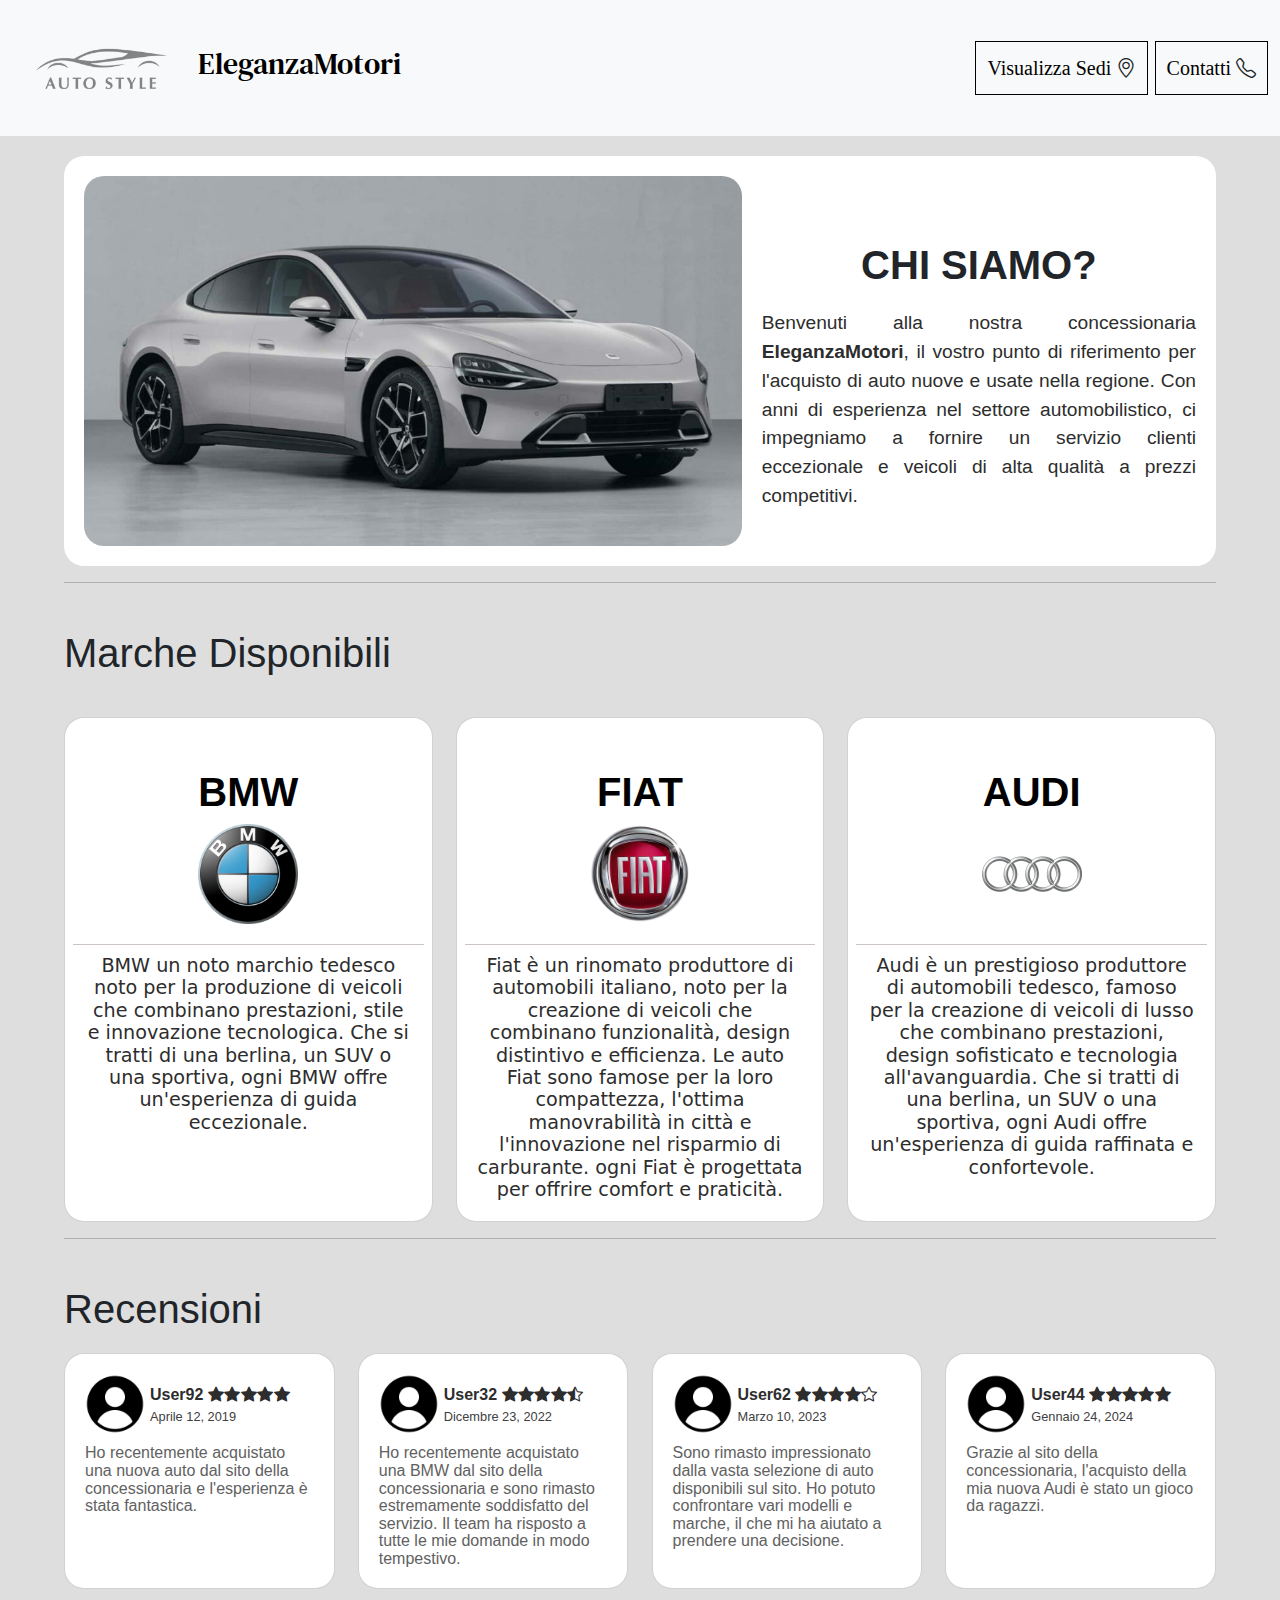
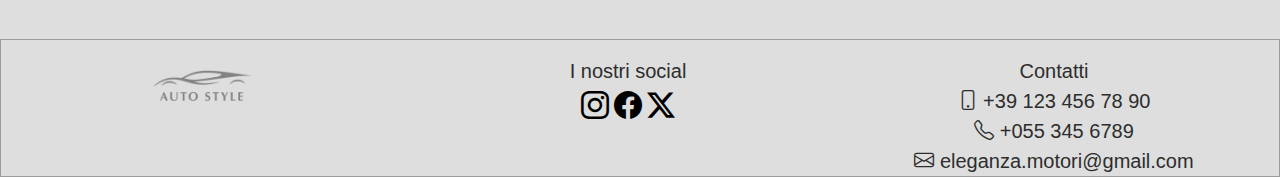
<file: index.html>
<!doctype html>
<html lang="it">
    <head>
        <meta charset="utf-8">
        <meta name="viewport" content="width=device-width, initial-scale=1">
        <title>EleganzaMotori</title>
        <link href="https://cdn.jsdelivr.net/npm/bootstrap@5.3.3/dist/css/bootstrap.min.css" rel="stylesheet" integrity="sha384-QWTKZyjpPEjISv5WaRU9OFeRpok6YctnYmDr5pNlyT2bRjXh0JMhjY6hW+ALEwIH" crossorigin="anonymous">
        <link rel="stylesheet" href="./css/styles.css">
        <link rel="preconnect" href="https://fonts.googleapis.com">
        <link rel="preconnect" href="https://fonts.gstatic.com" crossorigin>
        <link href="https://fonts.googleapis.com/css2?family=DM+Serif+Text:ital@0;1&display=swap" rel="stylesheet">
    </head>
    <body>
        <nav class="navbar bg-body-tertiary menu">
            <div class="container-fluid divPadre">
                <div class="titolo">
                    <img src="./images/logo.png" class="logo" height="120px">
                    <a class="nomeAzienda" href="#">EleganzaMotori</a>
                </div>
    
                <nav>
                    <div class="navButton">
                        <a href="./pages/sedi.html" class="stretched-link" >Visualizza Sedi</a>
                        <i class="bi bi-geo-alt"></i>
                    </div>
                    
                    <div class="navButton">
                        <a href="#contatti" class="stretched-link">Contatti</a>
                        <i class="bi bi-telephone"></i>
                    </div>
                </nav>
            </div>
             
        </nav>


        <div class="contenitore">
            <div class="presentazione">
                <div class="div_immagine">
                    <img class="immagine_presentazione" src="images/immagine_presentazione.jpg" alt="immagine presentazione concessionaria EleganzaMotori">
                </div>
                <div class="chi_siamo">
                    <h1 class="titoloMarca">CHI SIAMO?</h1>
                    <p>Benvenuti alla nostra concessionaria <b>EleganzaMotori</b>, il vostro punto di riferimento per l'acquisto di auto nuove e usate nella regione. Con anni di esperienza nel settore automobilistico, ci impegniamo a fornire un servizio clienti eccezionale e veicoli di alta qualità a prezzi competitivi.</p>
                </div>
            </div>

            <hr>
            <h1>Marche Disponibili</h1>

            <div class="cards_marche">
                
                <div class="card" id="card_marca_1">
                    <div class="row">
                    <div class="col-6 col-md-12 brand">
                    <a href="./pages/BMW.html" class="stretched-link"><h1 class="titoloMarca">BMW</h1></a>
                    <div class="div_immagine_logo_bmw">
                        <img class="immagine_logo_bmw" src="images/logo_bmw.png" alt="logo BMW">
                    </div>
                    </div>
                    <div class="col-6 col-md-12">
                    <p class="descrizione">BMW un noto marchio tedesco noto per la produzione di veicoli che combinano prestazioni, stile e innovazione tecnologica. Che si tratti di una berlina, un SUV o una sportiva, ogni BMW offre un'esperienza di guida eccezionale.</p>
                    
                    </div>
                    </div>
                
                </div>
    
                <div class="card" id="card_marca_2">
                    <div class="row">
                    <div class="col-6 col-md-12 brand">
                    <a href="./pages/FIAT.html"  class="stretched-link"> <h1 class="titoloMarca">FIAT</h1></a>
                    <div class="div_immagine_logo_fiat">
                        <img class="immagine_logo_fiat" src="images/logo_fiat.png" alt="logo FIAT">
                    </div>
                    </div>
                    <div class="col-6 col-md-12 ">
                    <p class="descrizione">Fiat è un rinomato produttore di automobili italiano, noto per la creazione di veicoli che combinano funzionalità, design distintivo e efficienza. Le auto Fiat sono famose per la loro compattezza, l'ottima manovrabilità in città e l'innovazione nel risparmio di carburante. ogni Fiat è progettata per offrire comfort e praticità.
                    </p>
                    
                    </div>
                    </div>
                
                </div>
    
                
                <div class="card" id="card_marca_3">
                    <div class="row">
                    <div class="col-6 col-md-12 brand">
                    <a href="./pages/AUDI.html" class="stretched-link"> <h1 class="titoloMarca">AUDI</h1></a>
                    <div class="div_immagine_logo_audi">
                        <img class="immagine_logo_audi" src="images/logoaudii.png" alt="logo AUDI">
                    </div>
                    </div>
                    <div class="col-6 col-md-12">
                    <p class="descrizione">Audi è un prestigioso produttore di automobili tedesco, famoso per la creazione di veicoli di lusso che combinano prestazioni, design sofisticato e tecnologia all'avanguardia. Che si tratti di una berlina, un SUV o una sportiva, ogni Audi offre un'esperienza di guida raffinata e confortevole.</p>
                   
                    </div>
                    </div>
                
                </div>
            </div>
            
            <hr>
            <h1>Recensioni</h1>


            <div class="cards_recensioni">
                <div class="card">
                    <div class="user_bar">
                        <img class="immagine_utente" src="images/user_icon.png" alt="immagine utente">
                        <div class="testo_user">
                            <p>User92
                                <i class="bi bi-star-fill"></i>
                                <i class="bi bi-star-fill"></i>
                                <i class="bi bi-star-fill"></i>
                                <i class="bi bi-star-fill"></i>
                                <i class="bi bi-star-fill"></i>
                            </p>
                            <p class="data_commento">Aprile 12, 2019</p>
                        </div>
                    </div>
                    <p class="corpo_commento">Ho recentemente acquistato una nuova auto dal sito della concessionaria e l'esperienza è stata fantastica.</p>
                </div>
                <div class="card">
                    <div class="user_bar">
                        <img class="immagine_utente" src="images/user_icon.png" alt="immagine utente">
                        <div class="testo_user">
                            <p>User32 
                                <i class="bi bi-star-fill"></i>
                                <i class="bi bi-star-fill"></i>
                                <i class="bi bi-star-fill"></i>
                                <i class="bi bi-star-fill"></i>
                                <i class="bi bi-star-half"></i>
                            </p>
                            <p class="data_commento">Dicembre 23, 2022</p>
                        </div>
                    </div>
                    <p class="corpo_commento">Ho recentemente acquistato una BMW dal sito della concessionaria e sono rimasto estremamente soddisfatto del servizio. Il team ha risposto a tutte le mie domande in modo tempestivo.</p>
                </div>
                <div class="card">
                    <div class="user_bar">
                        <img class="immagine_utente" src="images/user_icon.png" alt="immagine utente">
                        <div class="testo_user">
                            <p>User62 
                                <i class="bi bi-star-fill"></i>
                                <i class="bi bi-star-fill"></i>
                                <i class="bi bi-star-fill"></i>
                                <i class="bi bi-star-fill"></i>
                                <i class="bi bi-star"></i>
                            </p>
                            <p class="data_commento">Marzo 10, 2023</p>
                        </div>
                    </div>
                    <p class="corpo_commento">Sono rimasto impressionato dalla vasta selezione di auto disponibili sul sito. Ho potuto confrontare vari modelli e marche, il che mi ha aiutato a prendere una decisione.</p>
                </div>
                <div class="card">
                    <div class="user_bar">
                        <img class="immagine_utente" src="images/user_icon.png" alt="immagine utente">
                        <div class="testo_user">
                            <p>User44 
                            <i class="bi bi-star-fill"></i>
                            <i class="bi bi-star-fill"></i>
                            <i class="bi bi-star-fill"></i>
                            <i class="bi bi-star-fill"></i>
                            <i class="bi bi-star-fill"></i>
                            </p>
                            
                            
                            <p class="data_commento">Gennaio 24, 2024</p>
                        </div>
                    </div>
                    <p class="corpo_commento">Grazie al sito della concessionaria, l'acquisto della mia nuova Audi è stato un gioco da ragazzi.</p>
                </div>
            </div>

        </div>
           

        <div id="carouselExample" class="carousel slide  carosello">
            <div class="carousel-inner">
            <div class="carousel-item active">
                <div class="card">
                    <div class="user_bar">
                        <img class="immagine_utente" src="images/user_icon.png" alt="immagine utente">
                        <div class="testo_user">
                            <p>User92</p>
                            <p class="data_commento">Aprile 12, 2019</p>
                        </div>
                    </div>
                    <p class="corpo_commento">Ho recentemente acquistato una nuova auto dal sito della concessionaria e l'esperienza è stata fantastica.</p>
                </div>
            </div>
            <div class="carousel-item">
                <div class="card">
                    <div class="user_bar">
                        <img class="immagine_utente" src="images/user_icon.png" alt="immagine utente">
                        <div class="testo_user">
                            <p>User32</p>
                            <p class="data_commento">Dicembre 23, 2022</p>
                        </div>
                    </div>
                    <p class="corpo_commento">Ho recentemente acquistato una BMW dal sito della concessionaria e sono rimasto estremamente soddisfatto del servizio. Il team ha risposto a tutte le mie domande in modo tempestivo.</p>
                </div>
            </div>
            <div class="carousel-item">
                <div class="card">
                    <div class="user_bar">
                        <img class="immagine_utente" src="images/user_icon.png" alt="immagine utente">
                        <div class="testo_user">
                            <p>User62</p>
                            <p class="data_commento">Marzo 10, 2023</p>
                        </div>
                    </div>
                    <p class="corpo_commento">Sono rimasto impressionato dalla vasta selezione di auto disponibili sul sito. Ho potuto confrontare vari modelli e marche, il che mi ha aiutato a prendere una decisione.</p>
                </div>
            </div>

            <div class="carousel-item">
                <div class="card">
                    <div class="user_bar">
                        <img class="immagine_utente" src="images/user_icon.png" alt="immagine utente">
                        <div class="testo_user">
                            <p>User44</p>
                            <p class="data_commento">Gennaio 24, 2024</p>
                        </div>
                    </div>
                    <p class="corpo_commento">Grazie al sito della concessionaria, l'acquisto della mia nuova Audi è stato un gioco da ragazzi.</p>
                </div>
            </div>
            </div>
            <button class="carousel-control-prev" type="button" data-bs-target="#carouselExample" data-bs-slide="prev">
            <span class="carousel-control-prev-icon" aria-hidden="true"></span>
            <span class="visually-hidden">Previous</span>
            </button>
            <button class="carousel-control-next" type="button" data-bs-target="#carouselExample" data-bs-slide="next">
            <span class="carousel-control-next-icon" aria-hidden="true"></span>
            <span class="visually-hidden">Next</span>
            </button>
        </div>

    <footer>
        <div class="row">
            <div class="col-12 col-md-4">
                <img src="./images/logo.png" height="90px">
            </div>
            
            <div class="col-12 col-md-4 mt-3">
                <p>I nostri social</p>
                <a href="#"><i class="bi bi-instagram fs-3"></i></a>
                <a href="#"><i class="bi bi-facebook fs-3"></i></a>
                <a href="#"><i class="bi bi-twitter-x fs-3"></i></a>

            </div>

            <div class="col-12 col-md-4 mt-3">
                <p id="contatti">Contatti</p>
                <p><i class="bi bi-phone fs-5"></i> +39 123 456 78 90</p>
                <p><i class="bi bi-telephone fs-5"></i> +055 345 6789</p>
                <p><i class="bi bi-envelope fs-5"></i> eleganza.motori@gmail.com</p>
            </div>
        </div>
    </footer> 

    <script src="https://cdn.jsdelivr.net/npm/bootstrap@5.3.3/dist/js/bootstrap.bundle.min.js" integrity="sha384-YvpcrYf0tY3lHB60NNkmXc5s9fDVZLESaAA55NDzOxhy9GkcIdslK1eN7N6jIeHz" crossorigin="anonymous"></script>
    
    </body>
</html>
</file>
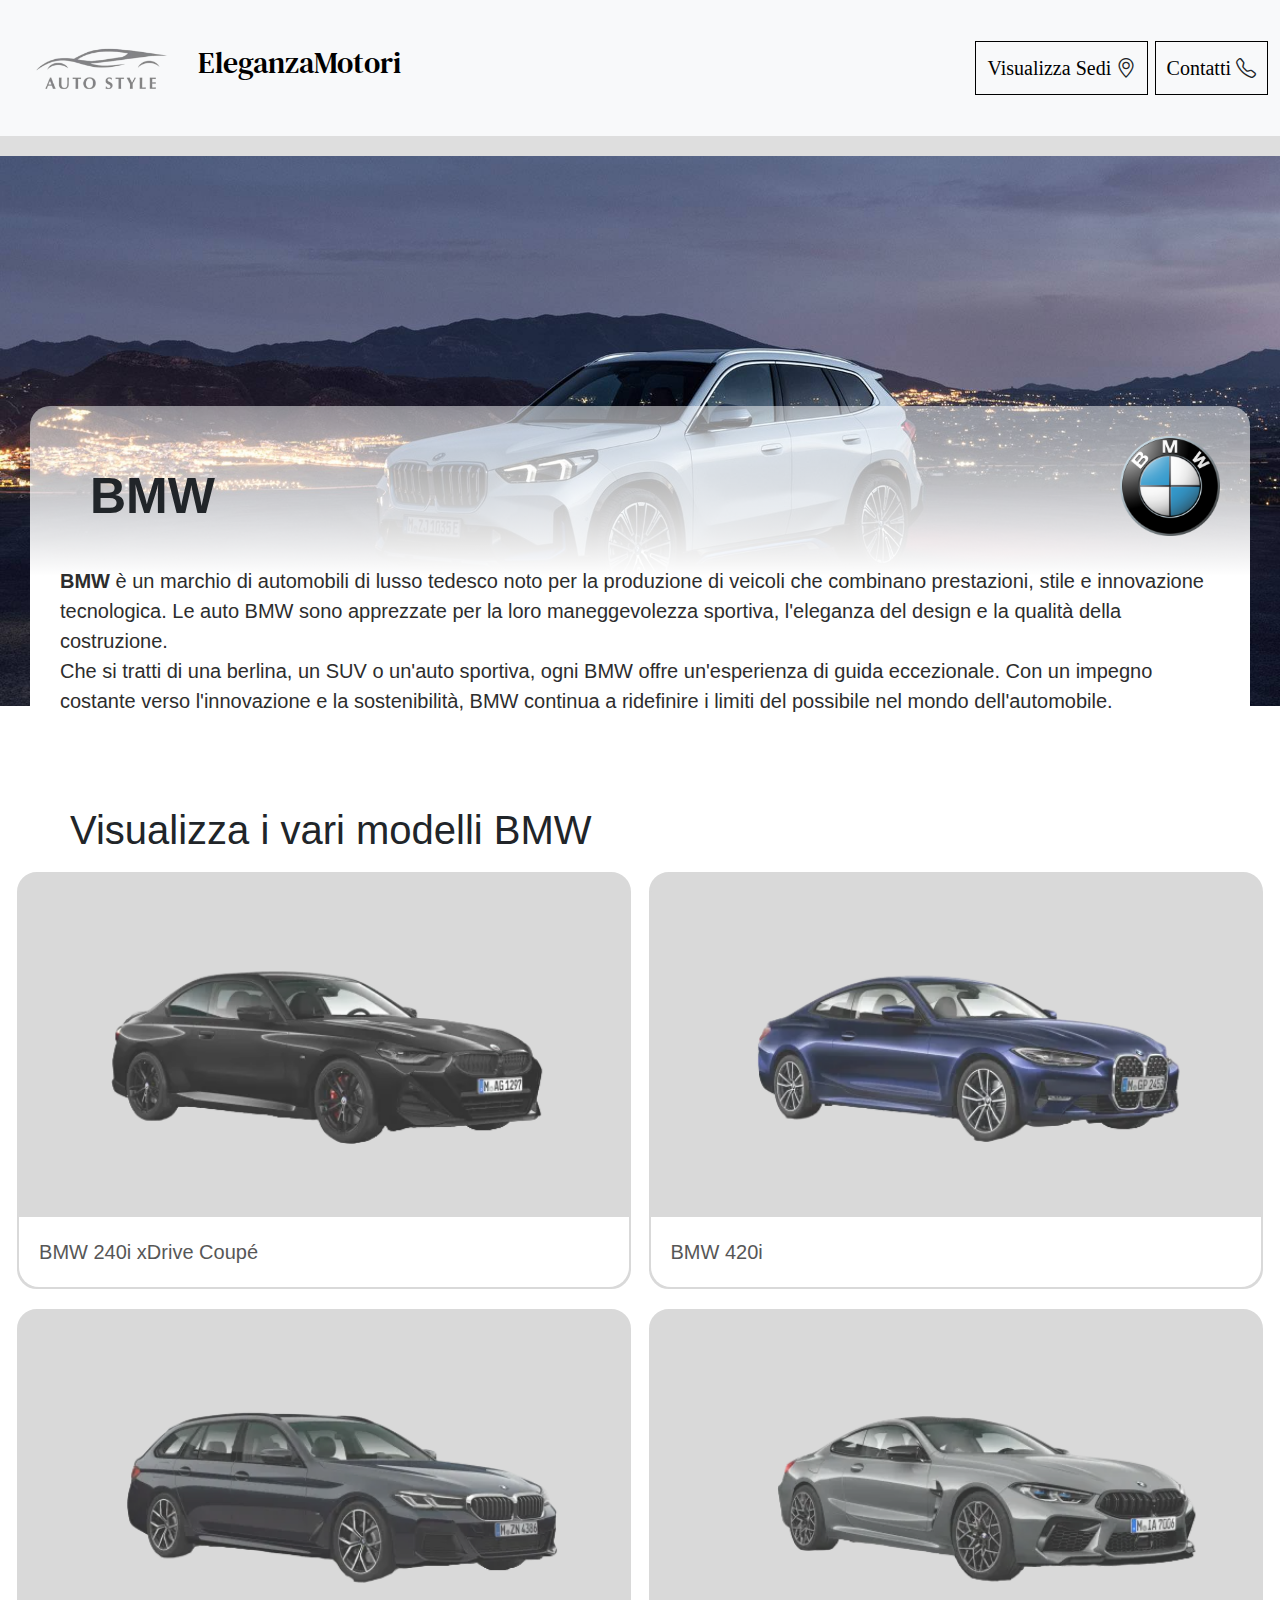
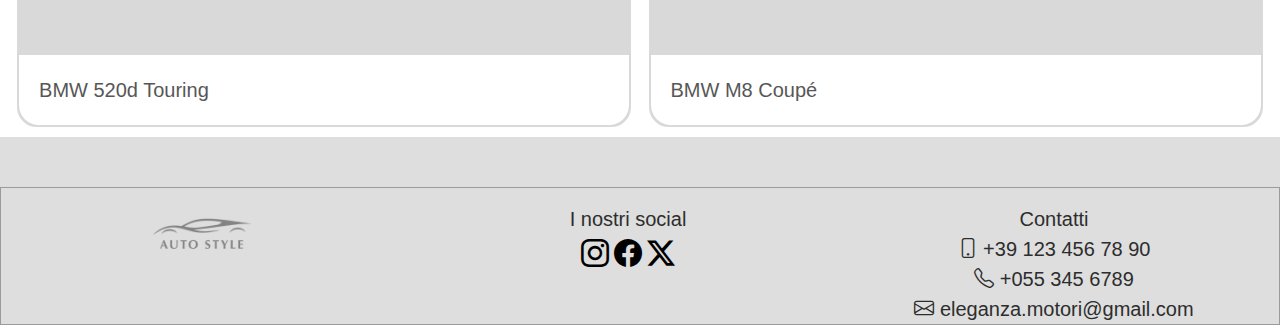
<file: pages/BMW.html>
<!doctype html>
<html lang="it">

    <head>
        <meta charset="utf-8">
        <meta name="viewport" content="width=device-width, initial-scale=1">

        <title>BMW</title>
        <link href="https://cdn.jsdelivr.net/npm/bootstrap@5.3.3/dist/css/bootstrap.min.css" rel="stylesheet"
            integrity="sha384-QWTKZyjpPEjISv5WaRU9OFeRpok6YctnYmDr5pNlyT2bRjXh0JMhjY6hW+ALEwIH" crossorigin="anonymous">
        <link rel="stylesheet" href="../css/styles.css">
        <link rel="preconnect" href="https://fonts.googleapis.com">
        <link rel="preconnect" href="https://fonts.gstatic.com" crossorigin>
        <link href="https://fonts.googleapis.com/css2?family=DM+Serif+Text:ital@0;1&display=swap" rel="stylesheet">
    </head>

    <body>


        <nav class="navbar bg-body-tertiary menu">
            <div class="container-fluid divPadre">
                <div class="titolo">
                    <a href="../index.html"><img src="../images/logo.png" class="logo" height="120px"></a>
              <a class="nomeAzienda" href="../index.html">EleganzaMotori</a>
              
                </div>
                <nav>
                    <div class="navButton">
                        <a href="./sedi.html"  class="stretched-link">Visualizza Sedi</a>
                        <i class="bi bi-geo-alt"></i>
                    </div>

                    <div class="navButton">
                        <a href="#contatti"  class="stretched-link">Contatti</a>
                        <i class="bi bi-telephone"></i>
                    </div>
                </nav>
            </div>
        </nav>


        <div class="containerAuto">
            <div class="sezione_presentazione_BMW descrizioneMarca">
                <div class="presentazioneMacchineDisponibili">
                    <div class="titolo_presentazione">
                        <h1>BMW</h1>
                        <img class="immagine_BMW" src="../images/logo_bmw.png" alt="logo BMW">
                    </div>
                    <p><b>BMW</b> è un marchio di automobili di lusso tedesco noto per la produzione di veicoli che
                        combinano prestazioni, stile e innovazione tecnologica. Le auto BMW sono apprezzate per la loro
                        maneggevolezza sportiva, l'eleganza del design e la qualità della costruzione. 
                        <br>
                        Che si tratti di una berlina, un SUV o un'auto sportiva, ogni BMW offre un'esperienza di guida eccezionale. Con un
                        impegno costante verso l'innovazione e la sostenibilità, BMW continua a ridefinire i limiti del
                        possibile nel mondo dell'automobile.</p>
                </div>
            </div>

            <div class="modelliInVendita">
                <h1 class="titolo_visualizza_modelli">Visualizza i vari modelli BMW</h1>
                <div class="cards_Autovetture">
                    <div class="card_Autovetture">
                        
                        <img class="immagine_modello" src="../images/BMW/BMW 240i xDrive Coupé.png"
                            alt="BMW 240i xDrive Coupé">
                        
                        <div class="contenitore_testo_card_modelli">
                            <p>BMW 240i xDrive Coupé</p>
                        </div>
                    </div>

                    <div class="card_Autovetture">
                        
                        <img class="immagine_modello" src="../images/BMW/BMW 420i.png" alt="BMW 420i">
                        
                        <div class="contenitore_testo_card_modelli">
                            <p>BMW 420i</p>
                        </div>
                    </div>

                    <div class="card_Autovetture">
                        
                        <img class="immagine_modello" src="../images/BMW/BMW 520d Touring.png" alt="BMW 520d Touring">
                        
                        <div class="contenitore_testo_card_modelli">
                            <p>BMW 520d Touring</p>
                        </div>
                    </div>

                    <div class="card_Autovetture">
                        
                        <img class="immagine_modello" src="../images/BMW/BMW M8 Coupé.png" alt="BMW M8 Coupé">
                        
                        <div class="contenitore_testo_card_modelli">
                            <p>BMW M8 Coupé</p>
                        </div>
                    </div>
               </div>


                </div>

           
            <footer>
                <div class="row">
                    <div class="col-12 col-md-4">
                        <img src="../images/logo.png" height="90px">
                    </div>

                    <div class="col-12 col-md-4 mt-3">
                        <p>I nostri social</p>
                        <a href="#"><i class="bi bi-instagram fs-3"></i></a>
                        <a href="#"><i class="bi bi-facebook fs-3"></i></a>
                        <a href="#"><i class="bi bi-twitter-x fs-3"></i></a>

                    </div>

                    <div class="col-12 col-md-4 mt-3">
                        <p id="contatti">Contatti</p>
                        <p><i class="bi bi-phone fs-5"></i> +39 123 456 78 90</p>
                        <p><i class="bi bi-telephone fs-5"></i> +055 345 6789</p>
                        <p><i class="bi bi-envelope fs-5"></i> eleganza.motori@gmail.com</p>
                    </div>

                </div>
            </footer>

        </div>

    <script src="https://cdn.jsdelivr.net/npm/bootstrap@5.3.3/dist/js/bootstrap.bundle.min.js" integrity="sha384-YvpcrYf0tY3lHB60NNkmXc5s9fDVZLESaAA55NDzOxhy9GkcIdslK1eN7N6jIeHz" crossorigin="anonymous"></script>
    
    </body>

</html>
</file>
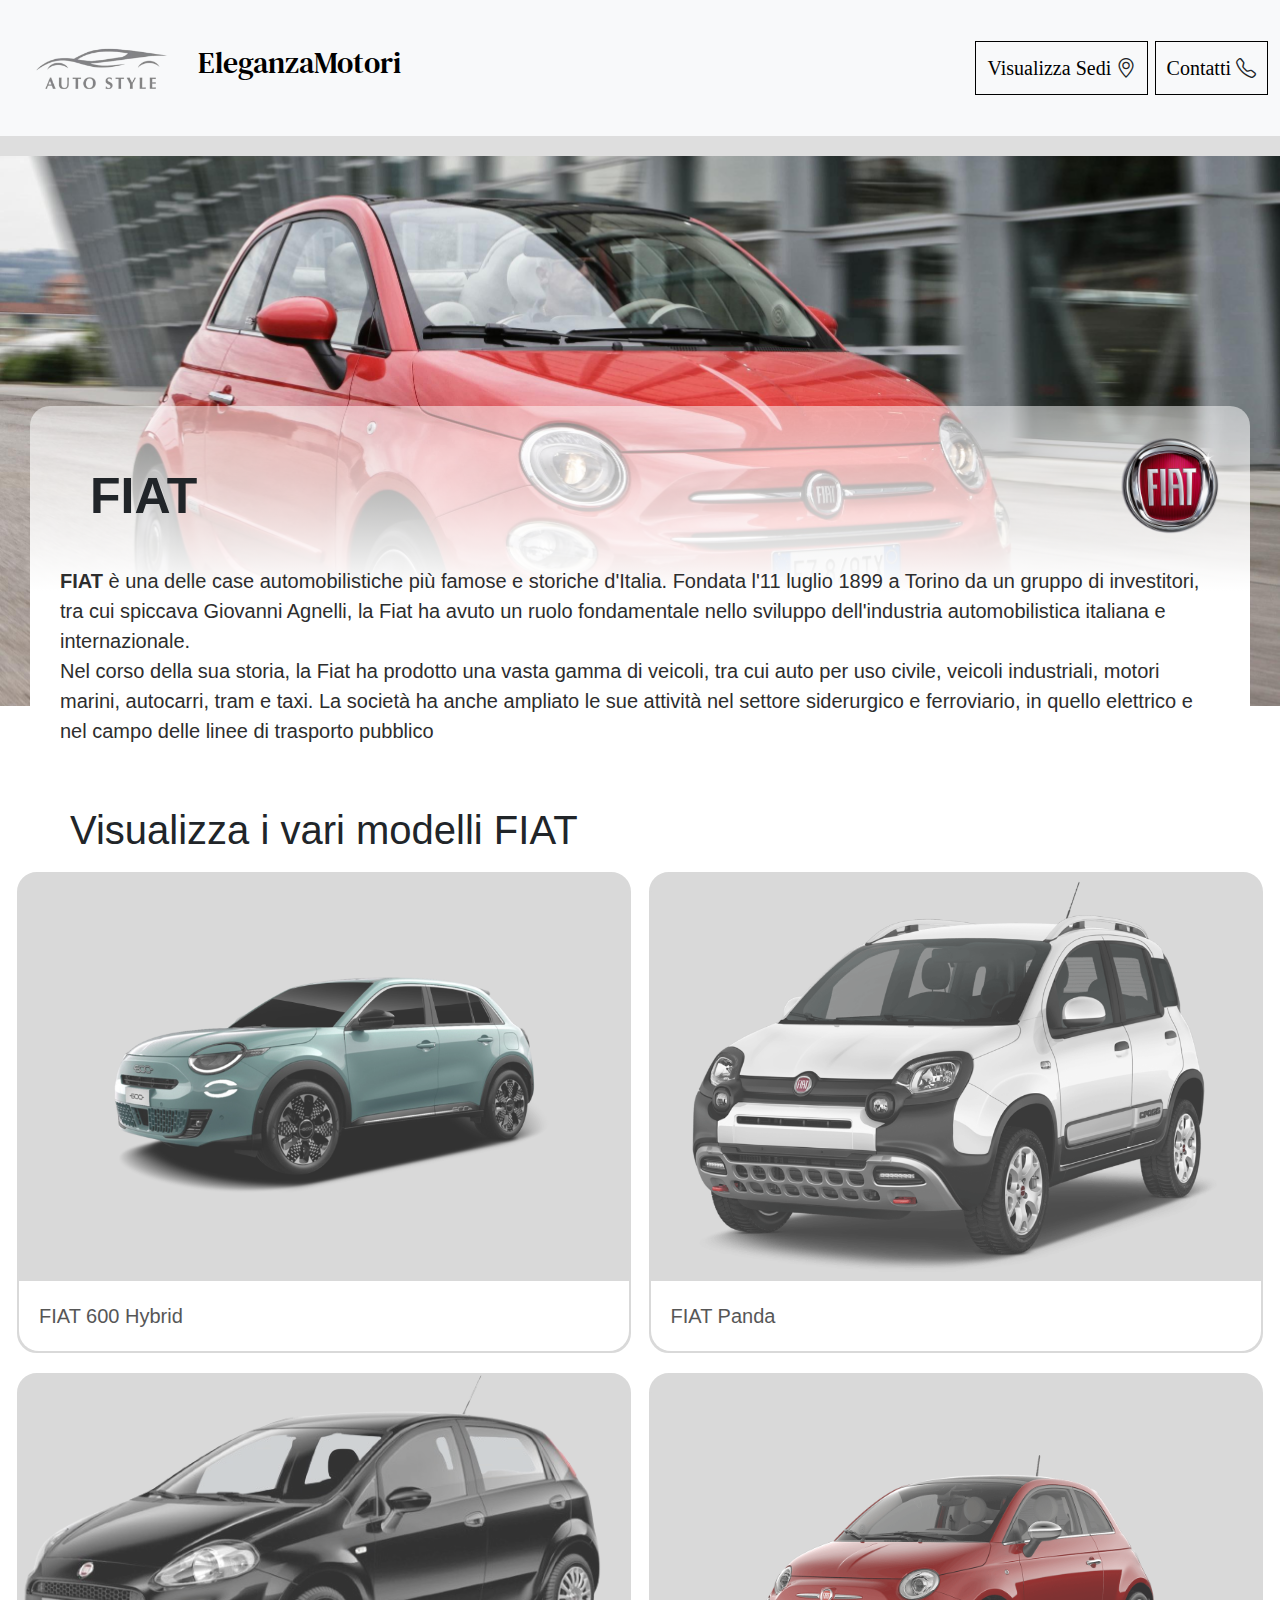
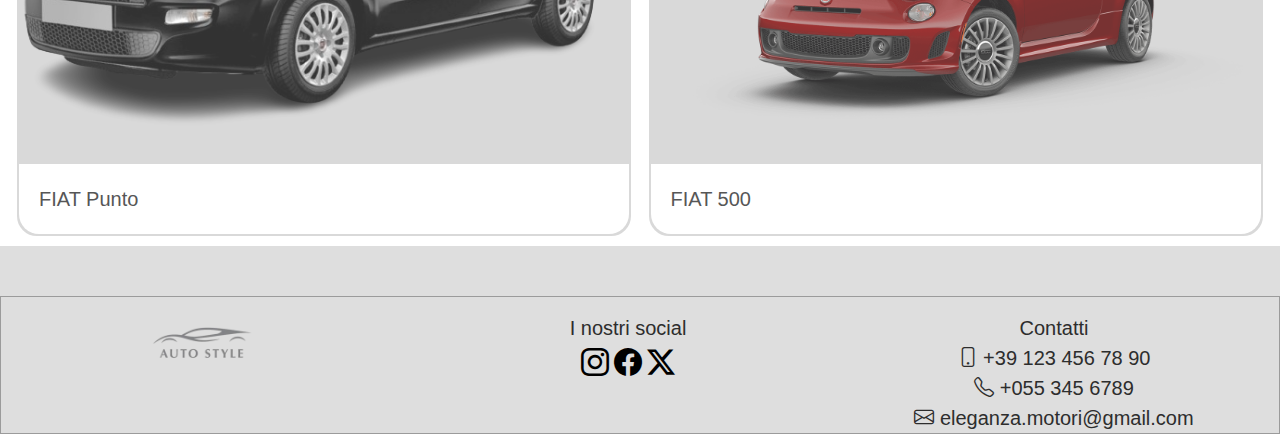
<file: pages/FIAT.html>
<!doctype html>
<html lang="it">
    <head>
        <meta charset="utf-8">
        <meta name="viewport" content="width=device-width, initial-scale=1">
        <link href="https://cdn.jsdelivr.net/npm/bootstrap@5.3.3/dist/css/bootstrap.min.css" rel="stylesheet" integrity="sha384-QWTKZyjpPEjISv5WaRU9OFeRpok6YctnYmDr5pNlyT2bRjXh0JMhjY6hW+ALEwIH" crossorigin="anonymous">
        <link rel="stylesheet" href="../css/styles.css">
        <link rel="preconnect" href="https://fonts.googleapis.com">
        <link rel="preconnect" href="https://fonts.gstatic.com" crossorigin>
        <link href="https://fonts.googleapis.com/css2?family=DM+Serif+Text:ital@0;1&display=swap" rel="stylesheet">
        <title>FIAT</title>
    </head>
    <body>
        
        <nav class="navbar bg-body-tertiary menu">
            <div class="container-fluid divPadre">
                <div class="titolo">
                    <a href="../index.html"><img src="../images/logo.png" class="logo" height="120px"></a>
                    <a class="nomeAzienda" href="../index.html">EleganzaMotori</a>
              
                </div>
                <nav>
                    <div class="navButton">
                        <a href="./sedi.html"  class="stretched-link">Visualizza Sedi</a>
                        <i class="bi bi-geo-alt"></i>
                    </div>
        
                    <div class="navButton">
                        <a href="#contatti"  class="stretched-link">Contatti</a>
                        <i class="bi bi-telephone"></i>
                    </div>
                </nav>
            </div>
        </nav>

        <div class="containerAuto">
            <div class="sezione_presentazione_FIAT descrizioneMarca">
                <div class="presentazioneMacchineDisponibili">
                    <div class="titolo_presentazione">
                        <h1>FIAT</h1>
                        <img class="immagine_FIAT" src="../images/logo_fiat.png" alt="logo FIAT">
                    </div>
                    <p><b>FIAT</b> è una delle case automobilistiche più famose e storiche d'Italia. Fondata l'11 luglio 1899 a Torino da un gruppo di investitori, tra cui spiccava Giovanni Agnelli, la Fiat ha avuto un ruolo fondamentale nello sviluppo dell'industria automobilistica italiana e internazionale.
                    <br>
                    Nel corso della sua storia, la Fiat ha prodotto una vasta gamma di veicoli, tra cui auto per uso civile, veicoli industriali, motori marini, autocarri, tram e taxi. La società ha anche ampliato le sue attività nel settore siderurgico e ferroviario, in quello elettrico e nel campo delle linee di trasporto pubblico</p>
                </div>
            </div>
            
            <div class="modelliInVendita">
                <h1 class="titolo_visualizza_modelli">Visualizza i vari modelli FIAT</h1>
                <div class="cards_Autovetture">
                    <div class="card_Autovetture">
                        
                        <img class="immagine_modello" src="../images/FIAT/fiat 600 hybrid.png"
                            alt="fiat 600">
                        
                        <div class="contenitore_testo_card_modelli">
                            <p>FIAT 600 Hybrid</p>
                        </div>
                    </div>

                    <div class="card_Autovetture">
                        
                        <img class="immagine_modello" src="../images/FIAT/fiat Panda.png" alt="fiat panda">
                        
                        <div class="contenitore_testo_card_modelli">
                            <p>FIAT Panda</p>
                        </div>
                    </div>

                    <div class="card_Autovetture">
                        
                        <img class="immagine_modello" src="../images/FIAT/fiat_punto.png" alt="Fiat Punto">
                        
                        <div class="contenitore_testo_card_modelli">
                            <p>FIAT Punto</p>
                        </div>
                    </div>

                    <div class="card_Autovetture">
                        
                        <img class="immagine_modello" src="../images/FIAT/Fiat-500.png" alt="Fiat 500">
                        
                        <div class="contenitore_testo_card_modelli">
                            <p>FIAT 500</p>
                        </div>
                    </div>
               </div>


                </div>

            
                  

            <footer>
                <div class="row">
                    <div class="col-12 col-md-4">
                        <img src="../images/logo.png" height="90px">
                        </div>
                    
                    <div class="col-12 col-md-4 mt-3">
                        <p>I nostri social</p>
                        <a href="#"><i class="bi bi-instagram fs-3"></i></a>
                        <a href="#"><i class="bi bi-facebook fs-3"></i></a>
                        <a href="#"><i class="bi bi-twitter-x fs-3"></i></a>
            
                    </div>
            
                    <div class="col-12 col-md-4 mt-3">
                        <p id="contatti">Contatti</p>
                        <p><i class="bi bi-phone fs-5"></i> +39 123 456 78 90</p>
                        <p><i class="bi bi-telephone fs-5"></i> +055 345 6789</p>
                        <p><i class="bi bi-envelope fs-5"></i> eleganza.motori@gmail.com</p>
                    </div>
                    
                </div>
            </footer>
        </div>

    <script src="https://cdn.jsdelivr.net/npm/bootstrap@5.3.3/dist/js/bootstrap.bundle.min.js" integrity="sha384-YvpcrYf0tY3lHB60NNkmXc5s9fDVZLESaAA55NDzOxhy9GkcIdslK1eN7N6jIeHz" crossorigin="anonymous"></script>
    
    </body>
</html>
</file>
<file: css/styles.css>
@import url("https://cdn.jsdelivr.net/npm/bootstrap-icons@1.11.3/font/bootstrap-icons.min.css");

.menu {
    font-size: 20px;
    min-height: 110px;
    text-align: center;
    margin-bottom: 20px;
}


.nomeAzienda {
    font-size: 30px;
    font-family: "DM Serif Text", serif;
}

.contenitore {
    width: 1024px;
    min-height: 300px; 
    margin-left: auto;
    margin-right: auto;
}

a {
    color:black;
    text-decoration: none;
}


.navButton{
    border: 1px solid rgb(0, 0, 0) ;
    padding: 11px;
    font-family: "Playfair Display", serif;
    display: inline-block;
    position: relative;
    transition-duration: 0.5s;
 
 }

 .navButton:hover {
     background-color: rgb(11, 171, 207);
     transition-duration: 0.5s;
     
 }


.contenitore{
    width: 90%;
}

footer .row {
    width: 100%;
}

.presentazioneModelli{
    display: flex;
    align-items: center;
    background-color: white;
    border-radius: 20px;
    padding: 20px;
    text-align: justify;
}

.div_immagine{
    text-align: center;

}

.presentazione {
    display: flex;
    align-items: center;
    background-color: white;
    border-radius: 20px;
    padding: 20px;
    text-align: justify;
}

.immagine_presentazione{
    margin-right: 20px;
    border-radius: 20px;
    height: 370px;
}

.chi_siamo{
    margin: 0 auto;
    max-width: 500px;
}

.chi_siamo h1{
    text-align: center;
}

.cards_marche{
    min-height: 200px;
    display: flex;
    justify-content: space-between;
    margin-top: 20px;
}

.cards_recensioni{
    min-height: 100px;
    display: flex;
    justify-content: space-between;
    margin-top: 20px;
}


.card{
    border-radius: 20px;
    text-align: center;
    padding: 20px;
}

.cards_marche .card{
    width: 32%;
    min-height: 300px;
    margin-top: 20px;
}

.cards_recensioni .card{
    width: 23.5%;
    min-height: 100px;
}

.cards_marche .row p{
    max-width: 500px;
    margin: 0 auto;
}

.div_immagine_logo_bmw{
    text-align: center;
    margin-bottom: 20px;
}

.div_immagine_logo_fiat{
    text-align: center;
    margin-bottom: 20px;
}

.div_immagine_logo_audi{
    text-align: center;
    margin-bottom: 20px;
}

.cards .descrizione{
    margin-bottom: 0px;
}

.descrizione, .chi_siamo{
    font-family: var(--typography-order1-fontFamily-51e5da7);
}

.titoloMarca {
    font-weight: 700;
}


.immagine_logo_bmw{
    height: 100px;
    width: 100px;
}

.immagine_logo_fiat{
    height: 100px;
}

.immagine_logo_audi{
    width: 100px;
    height: 100px;
}

.user_bar{
    display: flex;
    align-items: center;
    margin-bottom: 10px;
}

.user_bar div p{
    margin-bottom: 0;
    margin-left: 5px;
}

.immagine_utente{
    height: 60px;
    width: 60px;
}

.testo_user{
    text-align: start;
}

.corpo_commento{
    text-align: start;
    color: rgb(97, 97, 97);
    line-height: 1.1rem;
    margin-bottom: 0;
}

p{
    margin-bottom: 0;
}

footer {
    border: solid 1px rgba(0, 0, 0, 0.301);
    margin-top: 50px;
    text-align: center;
    
}


.brand {
    border-bottom: solid 1px rgb(204, 196, 196);
    margin-bottom: 10px;
}

.carosello {
    display: none;
}

.cards_recensioni p{
    font-size: 1rem;
}

.testo_user p{
    font-weight: 700;
    font-size: 1rem;
}

.cards_marche p{
    line-height: 1.4rem;
    font-size: 1.2rem;
    font-weight: 500;
}

.testo_user i{
    margin-right: -4px;
    padding: 0;
}

.presentazione .chi_siamo p{
    font-size: 1.2rem;
    font-weight: 400;
}

p.data_commento{
    font-weight: 400;
    font-size: 0.8rem;
    color: rgb(64, 64, 64);
}

@media (max-width: 1200px){
    .testo_user i{
        display: none;
    }
}

@media (max-width:1124px){
    
    .div_immagine {
        width: 100%;
        display: none;
    }
}



@media (max-width: 1024px){

    .titolo {
        margin: auto;
    }

    nav {
         width: 100%;
         
    }

    .navButton {
       width: 100%;
    }

    .contenitore {
        width: 100%;
    }

    .presentazione {
       border-radius: 0px;
       width: 100%;
    }

    .cards_marche {
        display: block;
    }

    .cards_marche .card {
        width: 100%;
        min-height: 100px;
        
    }


    .modelliInVendita {
        display: block;
       
    }

    .cards_recensioni {
        display: none;
       
    }

    .carosello {
        display: block;
        height: 200px;
        margin: 20px;
        
    }

    h1 {
        text-align: center;
    }

    .descrizioneMarca {
        display: none;
    }

    .titolo_visualizza_modelli {
        display: none;
        
    }


    
    
    .cards_Autovetture {
        display: flex;
        flex-wrap: wrap;
        width: 100%;
        
    }

    .cards_Autovetture .card_Autovetture {
       width: 100%;
    }

    
.cards_Autovetture .card_Autovetture:hover {
    opacity: 1;
    transform: scale(1);
   
}

}
  


@media (max-width: 678px){
    .mappa {
        display: none;
    }
 
    .visualizzazione .località {
        width: 100%;
        text-align: center;
    }

    .immagine_modello {
        width: 100%;
        height: auto;
    }

    
    .brand {
        border-right: solid 1px rgb(204, 196, 196);
        border-bottom: 0px;
        margin-bottom: 0;
    }


 }

   
 @media (max-width: 560px){

    .div_immagine_modello_Autovettura {
        width: 100%;
        margin: auto;
    }
 }





@media (max-width: 768px){

    .brand {
        border-right: solid 1px rgb(204, 196, 196);
        border-bottom: 0px;
        margin-bottom: 0;
    }


}


/*SEDI*/

#map { 
    height: 380px;
 }

 .visualizzazione {
    width: 90%;
    margin: auto;
    display: flex;
    
 }
 .mappa {
    width: 50%;
 }

 .località {
    width: 50%;
    margin-left: 20px;
    text-align: center;
   
   
 }
 
 .sedi {
    text-align: center;
 }



.titolo a{
    font-family: "DM Serif Text", serif;
}

.sezione_presentazione_BMW{
    background-image: url(../images/BMW/sfondo_presentazione_bmw.jpg);
    background-size: cover;
    background-repeat: no-repeat;
    background-position: center;
    box-sizing: content-box;
    height: 300px;
    padding: 250px 30px 0px 30px;
}

.sezione_presentazione_AUDI{
    background-image: url(../images/AUDI/sfondo_presentazione_audi.jpg);
    background-size: cover;
    background-repeat: no-repeat;
    background-position: center;
    box-sizing: content-box;
    height: 300px;
    padding: 250px 30px 0px 30px;
}

.sezione_presentazione_FIAT{
    background-image: url(../images/FIAT/sfondo_presentazione_fiat.jpg);
    background-size: cover;
    background-repeat: no-repeat;
    background-position: center;
    box-sizing: content-box;
    height: 300px;
    padding: 250px 30px 0px 30px;
}

.presentazione p{
    margin-top: 20px;
}


h1{
    font-size: 40px;
    font-family: Arial, Helvetica, sans-serif;
    padding-top: 30px;
    margin-top: 0;
}


p{
    color: rgb(45, 45, 45);
    font-size: 20px;
    font-family: Arial, Helvetica, sans-serif;
}


.immagine_BMW{
    height: 100px;
    width: 100px;
}


.immagine_modello{
    text-align: center;

}





footer {
    border: solid 1px rgba(0, 0, 0, 0.301);
    margin-top: 50px;
    text-align: center;
}



body{
   background-color: rgb(222, 222, 222); 
    padding: 0;
    margin: 0;
}


.containerAuto{
    width: 100%;
    margin: 0 auto;
}



.titolo_presentazione h1{
    font-size: 50px;
    font-weight: 600;
    padding-left: 30px;
}

.presentazioneMacchineDisponibili{
    background-image: linear-gradient(180deg, rgba(255, 255, 255, 0.5),white, white);
    border-radius: 20px 20px 0 0;
    padding: 30px;
    min-height: 300px;
}

.presentazioneMacchineDisponibili p {
    margin-top: 30px;
}



p{
    color: rgb(45, 45, 45);
    font-size: 20px;
    font-family: Arial, Helvetica, sans-serif;
}




.immagine_FIAT{
    height: 100px;
    width: 100px;
}




h1{
    font-size: 40px;
    font-family: Arial, Helvetica, sans-serif;
    padding-top: 30px;
    margin-top: 0;
}

p{
    color: rgb(45, 45, 45);
    font-size: 20px;
    font-family: Arial, Helvetica, sans-serif;
}

.titolo_presentazione{
    display: flex;
    justify-content: space-between;
}

.immagine_AUDI{
    height: 100px;
}

.modelliInVendita{
    background-color: white;
    min-height: 100px;
}

.cards_Autovetture{
    display: flex;
    flex-wrap: wrap;
    justify-content: space-evenly;
}

.card_Autovetture{
    opacity: 0.8;
    display: flex;
    flex-direction: column;
    margin: 10px 0;
    justify-content: space-between;
    min-height: 100px;
    background-color: rgb(208, 208, 208);
    width: 48%;
    transition-duration: 0.5s;
    border-radius: 20px;
    border: 2px solid rgb(208, 208, 208);
}

.card_Autovetture:hover {
    opacity: 1;
    transform: scale(1.025);
   
}




.div_immagine_modello_Autovettura{
    width: 100%;
    text-align: center;
}

.contenitore_testo_card_modelli{
    padding: 20px;
    background-color: white;
    border-end-start-radius: 20px;
    border-end-end-radius: 20px;
}





.titolo_visualizza_modelli{
    padding-top: 100px;
    margin-left: 70px;
}
</file>
